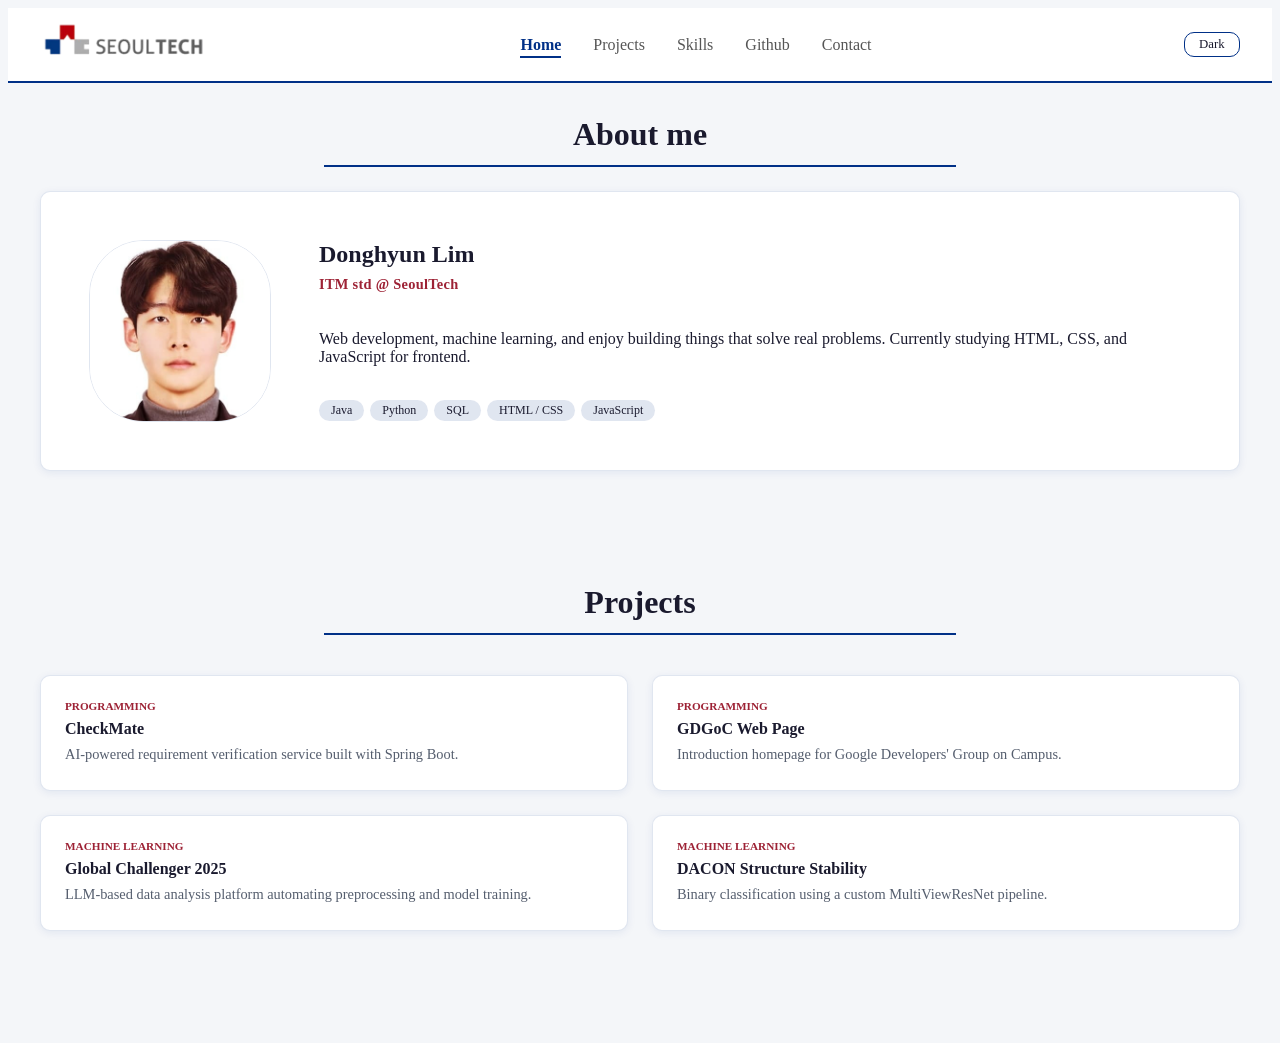
<file: index.html>
<!-- Redirect to src/index.html -->

<!DOCTYPE html>
<html lang="en">

<head>
    <meta charset="UTF-8">
    <meta http-equiv="refresh" content="0; url=./src/home.html">
    <title>Document</title>
</head>

</html>
</file>
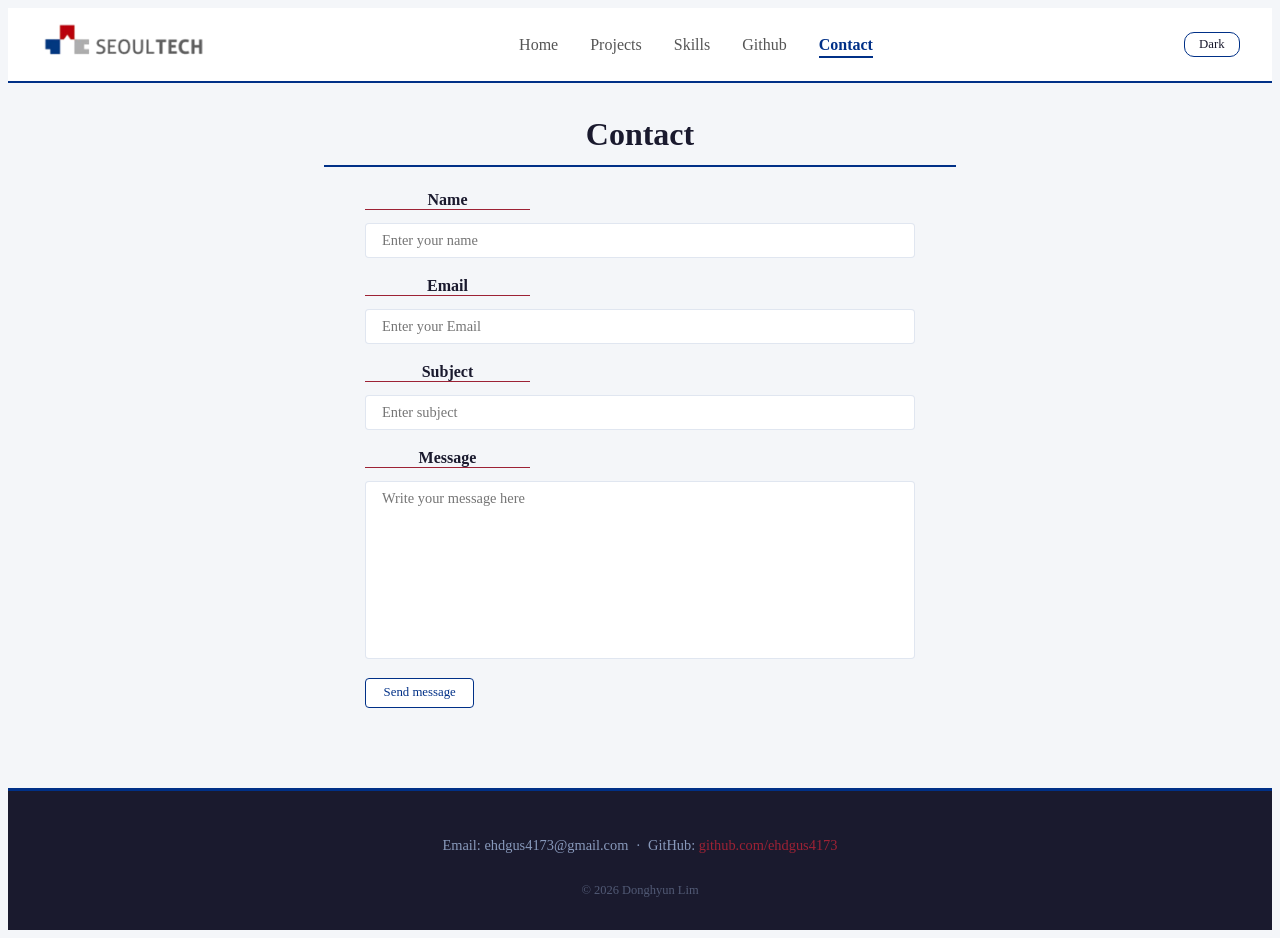
<file: src/contact.html>
<!DOCTYPE html>
<html lang="en">

<head>
    <meta charset="UTF-8">
    <meta name="viewport" content="width=device-width, initial-scale=1.0">
    <link rel="stylesheet" href="../index.css">
    <script>
        if (localStorage.getItem('theme') === 'dark') {
            document.documentElement.classList.add('dark');
        }
    </script>
    <script src="main.js" defer></script>
    <title>Contact</title>
</head>

<body>
    <header></header>

    <main>
        <section class="section contact">
            <h2 class="section-title">Contact</h2>
            <div class="contact-container">
                <div class="contact-type">
                    <label for="name">Name</label>
                    <input type="text" id="name" name="name" placeholder="Enter your name">
                </div>

                <div class="contact-type">
                    <label for="email">Email</label>
                    <input type="text" id="email" name="email" placeholder="Enter your Email">
                </div>

                <div class="contact-type">
                    <label for="subject">Subject</label>
                    <input type="text" id="subject" name="subject" placeholder="Enter subject">
                </div>

                <div class="contact-type">
                    <label for="message">Message</label>
                    <textarea id="message" name="message" placeholder="Write your message here"></textarea>
                </div>

                <button type="submit">Send message</button>

            </div>
        </section>
    </main>

    <footer></footer>
</body>

</html>
</file>
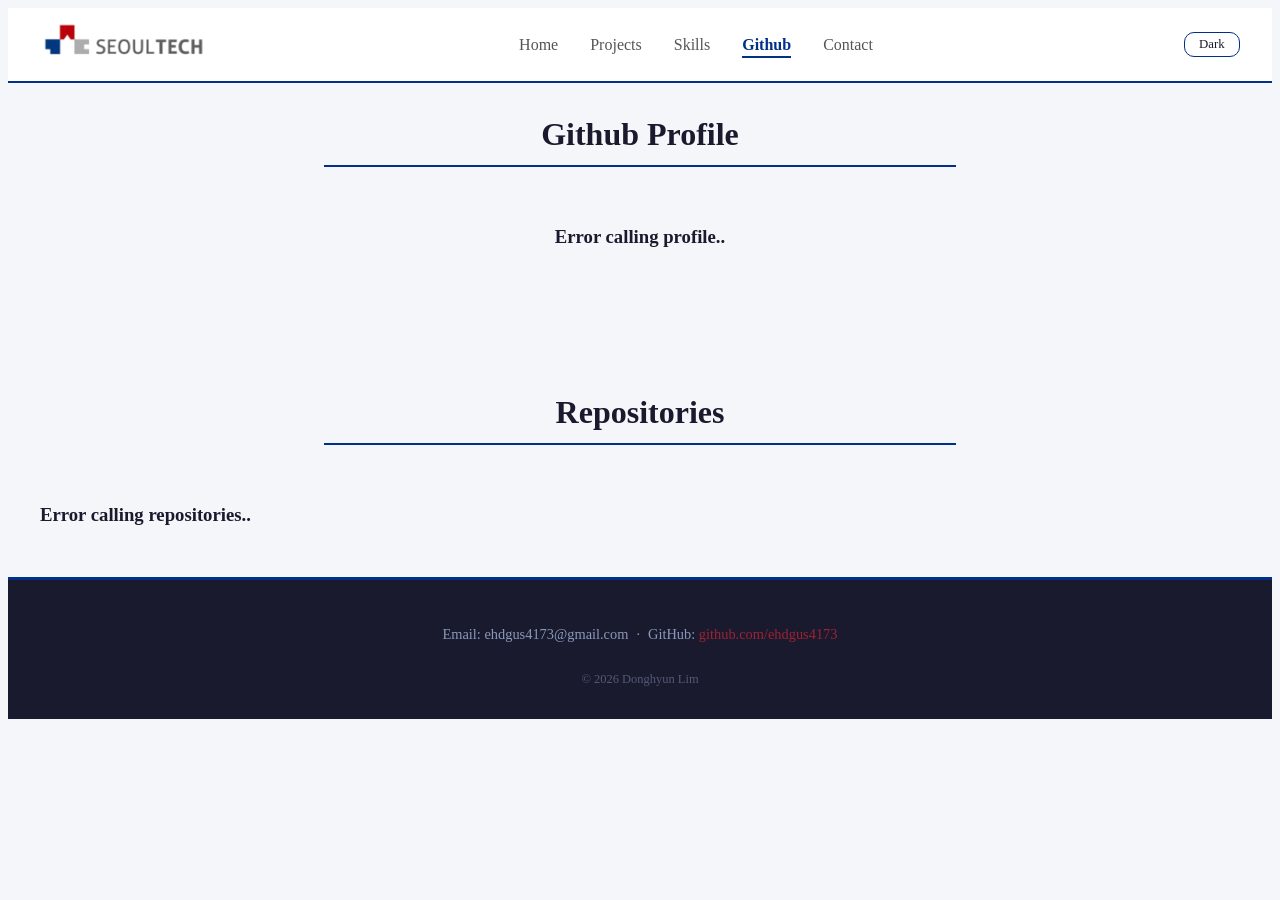
<file: src/github.html>
<!DOCTYPE html>
<html lang="en">

<head>
    <meta charset="UTF-8">
    <meta name="viewport" content="width=device-width, initial-scale=1.0">
    <link rel="stylesheet" href="../index.css">
    <script>
        if (localStorage.getItem('theme') === 'dark') {
            document.documentElement.classList.add('dark');
        }
    </script>
    <script src="main.js" defer></script>
    <script src="github.js" defer></script>
    <title>Github</title>
</head>

<body>
    <header></header>

    <main>

        <section class="profile">
            <h2 class="section-title">Github Profile</h2>
            <div class="github-profile-container">

                <!-- <div class="profile-card">

                    <img src="https://avatars.githubusercontent.com/u/229568860?v=4" alt="Profile Image">
                    <div class="profile-info">
                        <h2>Donghyun Lim</h2>
                        <p>Bio here</p>
                        <div class="profile-stats">
                            <span>Repos: <b>10(repository num)</b></span>
                            <span>Followers: <b>0(follower num)</b></span>
                            <span>Following: <b>5(following num)</b></span>
                        </div>
                    </div>

                </div> -->

            </div>
        </section>

        <section class="repository">
            <h2 class="section-title">Repositories</h2>
            <div class="github-repository-container">

                <!-- <article class="repo-card">

                    <h4 class="repo-name">Repository Name</h4>
                    <p class="repo-description">Description</p>
                    <div class="repo-info">
                        <span class="repo-language">language</span>
                        <span>star count</span>
                        <span>fork count</span>
                        <a href="https://api.github.com/users/ehdgus4173" class="repo-url">repourl</a>
                    </div>

                </article> -->

            </div>
        </section>

    </main>

    <footer></footer>
</body>

</html>
</file>
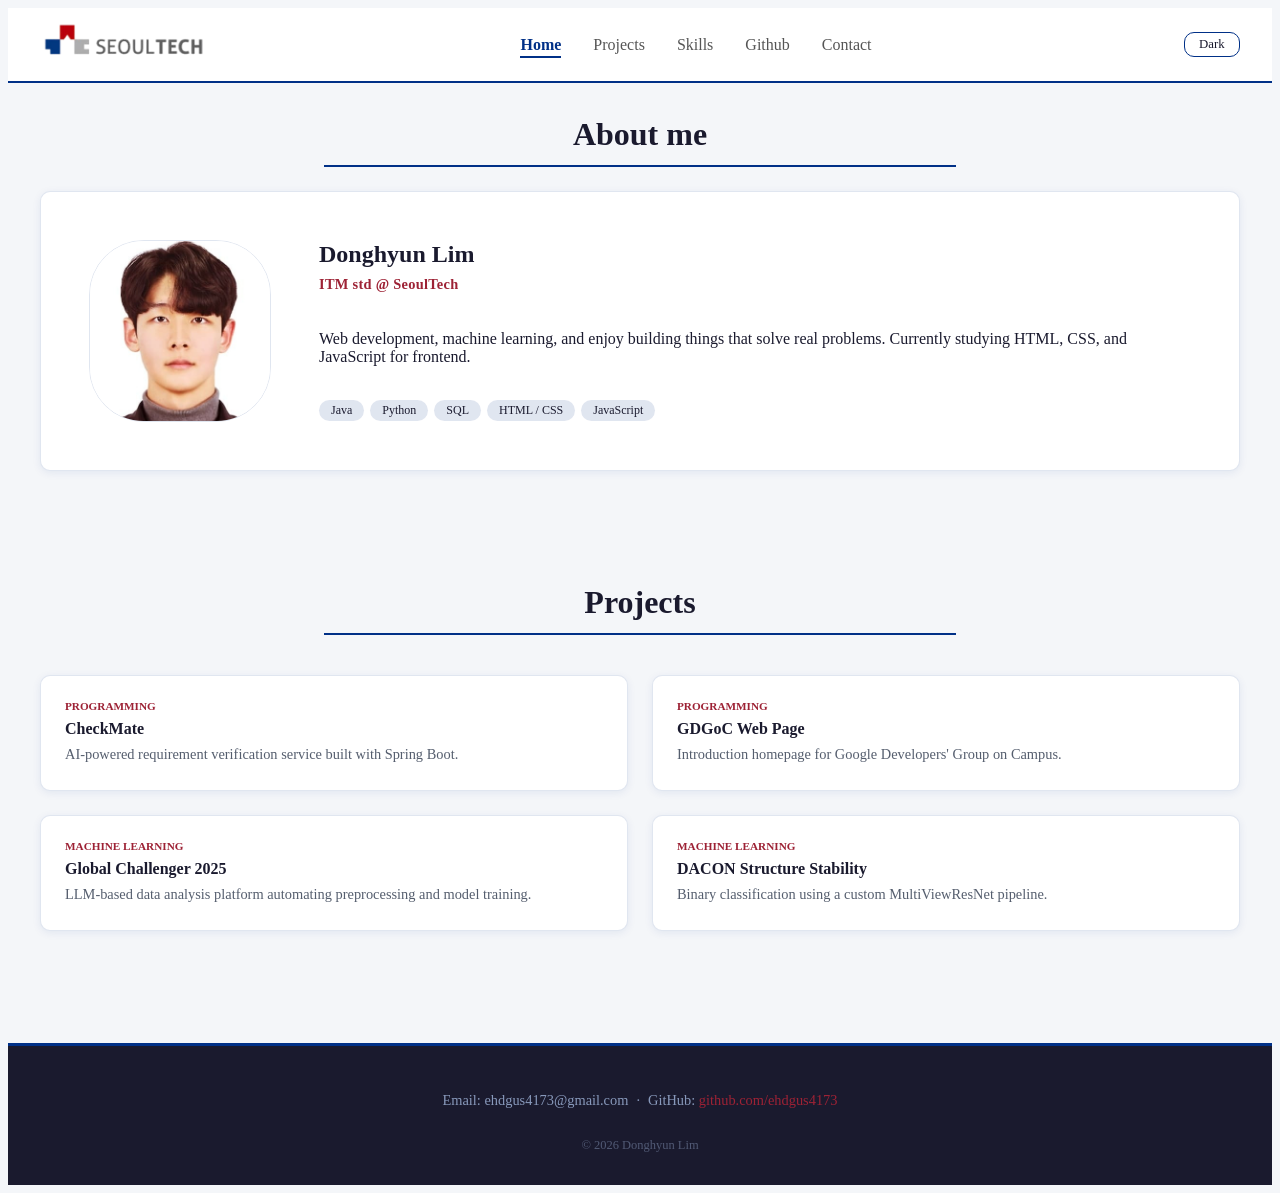
<file: src/home.html>
<!DOCTYPE html>
<html lang="en">

<head>
    <meta charset="UTF-8">
    <meta name="viewport" content="width=device-width, initial-scale=1.0">
    <link rel="stylesheet" href="../index.css">
    <script>
        if (localStorage.getItem('theme') === 'dark') {
            document.documentElement.classList.add('dark');
        }
    </script>
    <script src="main.js" defer></script>
    <title>Home</title>
</head>

<body>
    <header></header>

    <main>
        <section class="section about-me">
            <h2 class="section-title">About me</h2>
            <div class="about-container">
                <img src="../assets/profile.jpg" alt="profile img" height="200" class="profile-img">
                <div class="about-text">
                    <h2 class="about-name">Donghyun Lim</h2>
                    <p class="about-role">ITM std @ SeoulTech</p>
                    <p class="about-desc"></p>
                    <p>Web development, machine learning, and enjoy building things that solve real problems. Currently
                        studying HTML, CSS, and JavaScript for frontend.</p>
                    <div class="about-tags">
                        <span class="about-tag">Java</span>
                        <span class="about-tag">Python</span>
                        <span class="about-tag">SQL</span>
                        <span class="about-tag">HTML / CSS</span>
                        <span class="about-tag">JavaScript</span>
                    </div>
                </div>
            </div>
        </section>

        <section class="section projects-home">
            <h2 class="section-title">Projects</h2>
            <div class="project-container">
                <div class="project-item" data-category="programming">
                    <div class="project-category">Programming</div>
                    <h4>CheckMate</h4>
                    <p>AI-powered requirement verification service built with Spring Boot.</p>
                </div>
                <div class="project-item" data-category="programming">
                    <div class="project-category">Programming</div>
                    <h4>GDGoC Web Page</h4>
                    <p>Introduction homepage for Google Developers' Group on Campus.</p>
                </div>
                <div class="project-item" data-category="ml">
                    <div class="project-category">Machine Learning</div>
                    <h4>Global Challenger 2025</h4>
                    <p>LLM-based data analysis platform automating preprocessing and model training.</p>
                </div>

                <div class="project-item" data-category="ml">
                    <div class="project-category">Machine Learning</div>
                    <h4>DACON Structure Stability</h4>
                    <p>Binary classification using a custom MultiViewResNet pipeline.</p>
                </div>
            </div>
        </section>

    </main>

    <footer></footer>

</body>

</html>
</file>
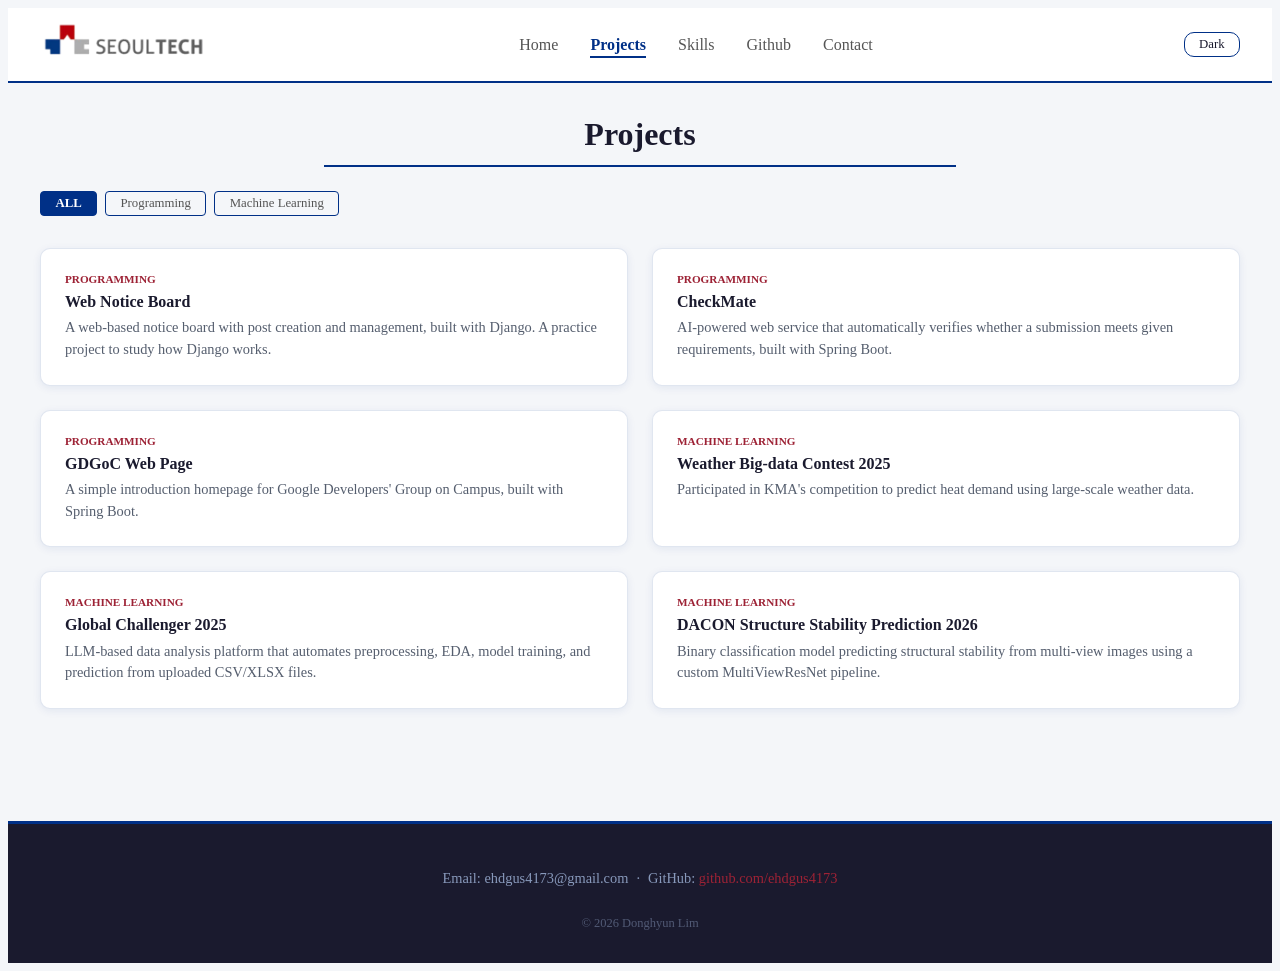
<file: src/projects.html>
<!DOCTYPE html>
<html lang="en">

<head>
    <meta charset="UTF-8">
    <meta name="viewport" content="width=device-width, initial-scale=1.0">
    <link rel="stylesheet" href="../index.css">
    <script>
        if (localStorage.getItem('theme') === 'dark') {
            document.documentElement.classList.add('dark');
        }
    </script>
    <script src="main.js" defer></script>
    <title>Projects</title>
</head>

<body>
    <header></header>

    <main>
        <section class="section">
            <h2 class="section-title">Projects</h2>

            <div class="filter-btns">
                <button class="filter-btn active" data-filter="all">ALL</button>
                <button class="filter-btn" data-filter="web">Programming</button>
                <button class="filter-btn" data-filter="ml">Machine Learning</button>
            </div>

            <div class="project-container">

                <div class="project-item" data-category="web">
                    <div class="project-category">Programming</div>
                    <h4>Web Notice Board</h4>
                    <p>A web-based notice board with post creation and management, built with Django. A practice project
                        to study how Django works.</p>
                </div>

                <div class="project-item" data-category="web">
                    <div class="project-category">Programming</div>
                    <h4>CheckMate</h4>
                    <p>AI-powered web service that automatically verifies whether a submission meets given requirements,
                        built with Spring Boot.</p>
                </div>

                <div class="project-item" data-category="web">
                    <div class="project-category">Programming</div>
                    <h4>GDGoC Web Page</h4>
                    <p>A simple introduction homepage for Google Developers' Group on Campus, built with Spring Boot.
                    </p>
                </div>

                <div class="project-item" data-category="ml">
                    <div class="project-category">Machine Learning</div>
                    <h4>Weather Big-data Contest 2025</h4>
                    <p>Participated in KMA's competition to predict heat demand using large-scale weather data.</p>
                </div>

                <div class="project-item" data-category="ml">
                    <div class="project-category">Machine Learning</div>
                    <h4>Global Challenger 2025</h4>
                    <p>LLM-based data analysis platform that automates preprocessing, EDA, model training, and
                        prediction from uploaded CSV/XLSX files.</p>
                </div>

                <div class="project-item" data-category="ml">
                    <div class="project-category">Machine Learning</div>
                    <h4>DACON Structure Stability Prediction 2026</h4>
                    <p>Binary classification model predicting structural stability from multi-view images using a custom
                        MultiViewResNet pipeline.</p>
                </div>

            </div>
        </section>
    </main>

    <footer></footer>

</body>

</html>
</file>
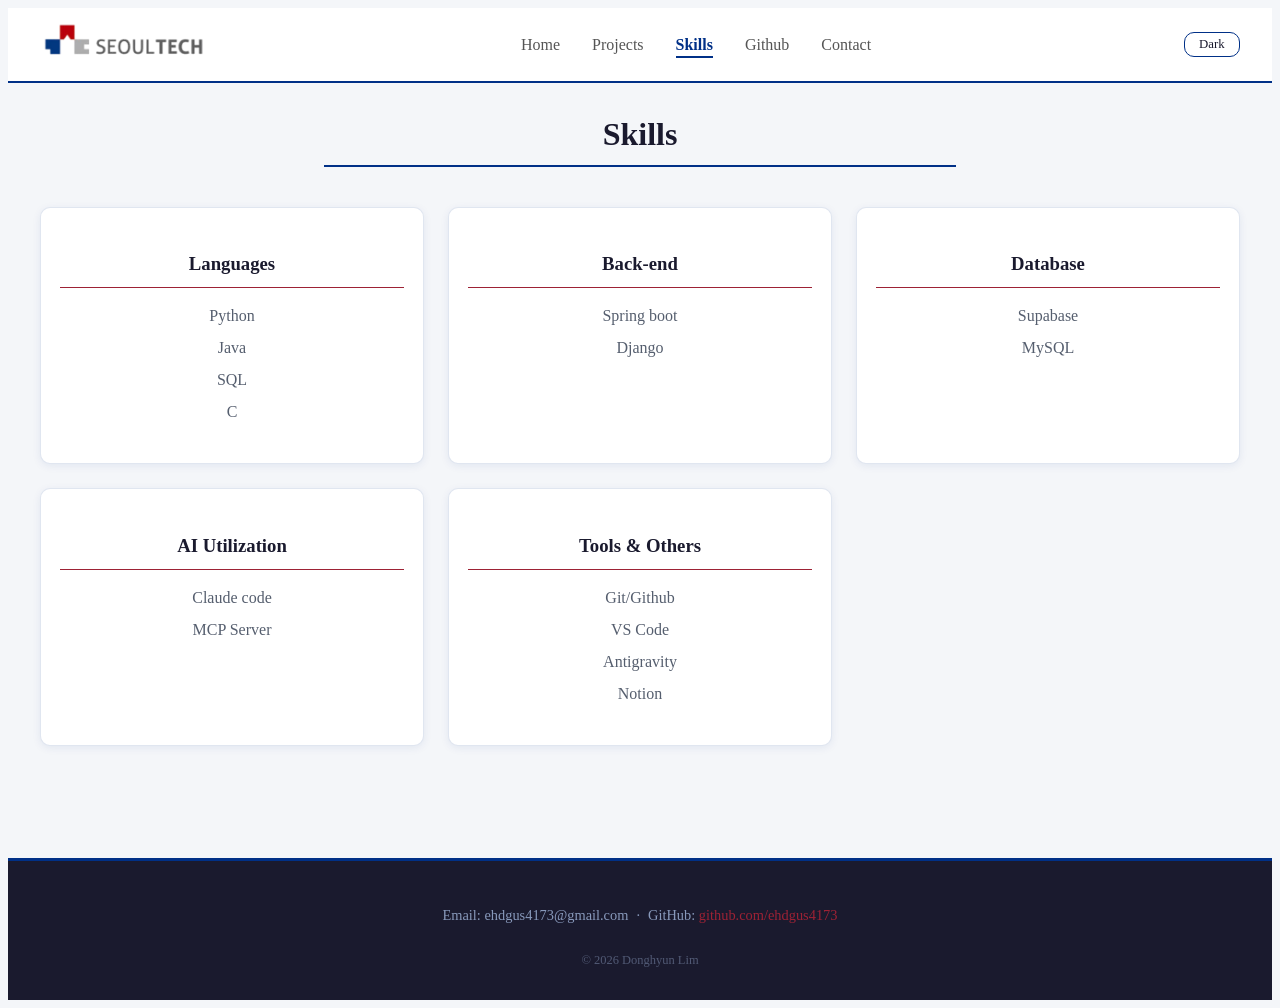
<file: src/skill.html>
<!DOCTYPE html>
<html lang="en">

<head>
    <meta charset="UTF-8">
    <meta name="viewport" content="width=device-width, initial-scale=1.0">
    <link rel="stylesheet" href="../index.css">
    <script>
        if (localStorage.getItem('theme') === 'dark') {
            document.documentElement.classList.add('dark');
        }
    </script>
    <script src="main.js" defer></script>
    <title>Skill</title>
</head>

<body>
    <header></header>

    <main>
        <section class="section">
            <h2 class="section-title">Skills</h2>
            <div class="skill-container">
                <div class="skill-type">
                    <h3>Languages</h3>
                    <ul>
                        <li>Python</li>
                        <li>Java</li>
                        <li>SQL</li>
                        <li>C</li>
                    </ul>
                </div>
                <div class="skill-type">
                    <h3>Back-end</h3>
                    <ul>
                        <li>Spring boot</li>
                        <li>Django</li>
                    </ul>
                </div>
                <div class="skill-type">
                    <h3>Database</h3>
                    <ul>
                        <li>Supabase</li>
                        <li>MySQL</li>
                    </ul>
                </div>
                <div class="skill-type">
                    <h3>AI Utilization</h3>
                    <ul>
                        <li>Claude code</li>
                        <li>MCP Server</li>
                    </ul>
                </div>
                <div class="skill-type">
                    <h3>Tools & Others</h3>
                    <ul>
                        <li>Git/Github</li>
                        <li>VS Code</li>
                        <li>Antigravity</li>
                        <li>Notion</li>
                    </ul>
                </div>
            </div>
        </section>
    </main>

    <footer></footer>

</body>

</html>
</file>
<file: index.css>
:root {
    --color-ST-blue: #003087;
    --color-ST-red: #9D2235;

    --color-bg-body: #f4f6f9;
    --color-bg-nav: #ffffff;
    --color-bg-card: #ffffff;
    --color-bg-footer: #1a1a2e;

    --color-text-main: #1a1a2e;
    --color-text-sub: #555e6e;
    --color-text-muted: #888b8d;
    --color-text-footer: #8899bb;
    --color-text-nav-link: #555555;

    --color-border-card: rgba(0, 48, 135, 0.12);
    --color-border-card-hover: #9D2235;
    --shadow-card: 0 2px 8px rgba(0, 48, 135, 0.08);
    --shadow-card-hover: 0 4px 16px rgba(157, 34, 53, 0.12);

    --border-radius-sm: 4px;
    --border-radius-md: 8px;
    --border-radius-lg: 10px;

    --border-thin: 1px;
    --border-mid: 1.5px;
    --border-thick: 2px;
}


.dark {
    --color-ST-blue: #4a90d9;
    --color-ST-red: #9D2235;

    --color-bg-body: #0f1117;
    --color-bg-nav: #0f1117;
    --color-bg-card: #1a1d2a;
    --color-bg-footer: #080a0f;

    --color-text-main: #dde8ff;
    --color-text-sub: #8899bb;
    --color-text-muted: #556688;
    --color-text-footer: #445566;
    --color-text-nav-link: #8899bb;

    --color-border-card: #2a2d3a;
    --color-border-card-hover: #4a90d9;
    --shadow-card: none;
    --shadow-card-hover: none;
}



/* -------------- */
/* --- common --- */
/* -------------- */


body {
    background-color: var(--color-bg-body);
    color: var(--color-text-main);
    font-size: 1rem;
}

footer {
    /* text-align: center; */
    padding: 2rem;
    background-color: var(--color-bg-footer);
    margin: 0;
    color: var(--color-text-footer);
    border-top: 3px solid var(--color-ST-blue);
    display: flex;
    justify-content: center;
    align-items: center;
    gap: 0.5rem;
    flex-wrap: wrap;
    font-size: 0.9rem;
}

footer a {
    color: var(--color-ST-red);
    text-decoration: none;
}

footer a:hover {
    text-decoration: underline;
}

.section {
    padding: 1px 0 5rem;
    background-color: var(--color-bg-body);
    /* margin collapse prevention for all four pages */
    padding-top: 1px;
}

.section-title {
    text-align: center;
    border-bottom: var(--border-thick) solid var(--color-ST-blue);
    padding-bottom: 0.75rem;
    width: 50%;
    margin: 2rem auto 1.5rem;
    font-size: 2rem;
    font-weight: 700;
    color: var(--color-text-main);
}

.dark .section-title {
    text-align: center;
    padding-bottom: 0.75rem;
    width: 50%;
    margin: 2rem auto 1.5rem;
    font-size: 2rem;
    font-weight: 700;
    border-bottom: var(--border-mid) solid var(--color-ST-red);
    color: var(--color-ST-blue);
}


@media(max-width: 480px) {
    .section {
        font-size: small;
    }

    .section-title {
        width: 80%;
    }

    .dark .section-title {
        width: 80%;
    }
}




/* -------------- */
/* Navigation Bar */
/* ------------ - */

nav {
    border-bottom: var(--border-thick) solid var(--color-ST-blue);
}

.nav-bar {
    display: flex;
    justify-content: space-between;
    align-items: center;
    padding: 0.75rem 2rem;
    background-color: var(--color-bg-nav);
}

.nav-bar ul {
    display: flex;
    list-style: none;
    box-sizing: border-box;
    align-items: center;
    margin: 0;
    padding: 0;
}

.nav-bar ul li {
    margin: 0 1rem;
}

.nav-bar ul li a {
    text-decoration: none;
    color: var(--color-text-nav-link);
    padding-bottom: 3px;
}

.nav-bar ul a.active {
    text-decoration: none;
    color: var(--color-ST-blue);
    font-weight: 600;
    border-bottom: var(--border-thick) solid var(--color-ST-blue);
}

.nav-bar ul a:hover {
    color: var(--color-ST-red);
    font-weight: 600;
    border-bottom: var(--border-thick) solid var(--color-ST-red);
}

.nav-actions {
    display: flex;
    align-items: center;
    gap: 1rem;
}

#theme-toggle {
    cursor: pointer;
    background: none;
    border: var(--border-thin) solid var(--color-ST-blue);
    border-radius: 10px;
    padding: 0.25rem 0.9rem;
    font-size: 0.8rem;
    color: var(--color-primary);
    font-family: inherit;
}

#theme-toggle:hover {
    background-color: var(--color-ST-blue);
    color: var(--color-bg-nav);
}

#hamburger-btn {
    display: none;
    flex-direction: column;
    justify-content: space-between;
    align-items: center;
    width: 1rem;
    height: 1rem;
    cursor: pointer;
}

#hamburger-btn span {
    width: 100%;
    height: 2px;
    background-color: var(--color-text-main);
}


@media (max-width: 480px) {
    #hamburger-btn {
        display: flex;
    }

    .nav-bar {
        flex-wrap: wrap;
    }

    .nav-actions {
        margin-left: auto;
        order: 1;
    }

    .nav-bar ul {
        display: none;
        flex-direction: column;
        width: 100%;
        gap: 0.3rem;
        padding: 0;
        text-align: center;
        order: 2;
    }

    .nav-bar ul.open {
        display: flex;
        margin-bottom: 0px;
    }

    .section-title {
        width: 80%;
    }
}


/* ---------------- */
/*------ home ------*/
/* ---------------- */

.about-me {
    display: flex;
    align-items: center;
    flex-direction: column;
}


.about-container {
    display: flex;
    align-items: center;
    gap: 3rem;
    margin: 0 2rem;
    padding: 3rem;
    background-color: var(--color-bg-card);
    border-radius: var(--border-radius-lg);
    border: var(--border-thin) solid var(--color-border-card);
    box-shadow: var(--shadow-card);
}

.about-container:hover {
    border-color: var(--color-border-card-hover);
    box-shadow: var(--shadow-card-hover);
}

.dark .about-container:hover {
    border-color: var(--color-ST-blue);
    box-shadow: var(--shadow-card-hover);
}


.profile-img {
    width: 180px;
    height: 180px;
    border-radius: 30%;
    flex-shrink: 0;
    border: 0.5px solid var(--color-border-card);
}

.about-text {
    display: flex;
    flex-direction: column;
    gap: 0.5rem;
    min-width: 0;
}

.about-name {
    font-size: 1.5rem;
    font-weight: 700;
    color: var(--color-text-main);
    margin: 0;
}

.about-role {
    font-size: 0.9rem;
    font-weight: 600;
    color: var(--color-ST-red);
    margin: 0;
    letter-spacing: 0.02em;
}

.dark .about-role {
    color: var(--color-ST-blue);
}

.about-desc {
    font-size: 0.9rem;
    color: var(--color-text-sub);
    line-height: 1.7;
    margin: 0.3rem 0 0;
}

.about-tags {
    display: flex;
    flex-wrap: wrap;
    gap: 6px;
    margin-top: 0.6rem;
}

.about-tag {
    font-size: 0.75rem;
    background-color: var(--color-border-card);
    color: var(--color-primary);
    padding: 3px 12px;
    border-radius: 20px;
    font-weight: 500;
}

.dark .about-tag {
    background-color: var(--color-border-card);
    color: var(--color-ST-blue);
    border-radius: var(--border-radius-sm);
    border: 1px solid var(--color-border-card);
}

.projects-home {
    padding-left: 0;
    padding-right: 0;
}

@media (max-width: 768px) {
    .about-container {
        flex-direction: column;
        padding: 2rem;
        text-align: center;
    }

    .about-tags {
        justify-content: center;
    }

    .profile-img {
        flex-direction: row;
        margin-top: 0%;
    }
}

@media (max-width: 480px) {
    .about-container {
        flex-direction: column;
        margin: 0 1rem;
    }
}




/* ---------------- */
/*---- projects --- */
/* ---------------- */

.project-container {
    display: grid;
    grid-template-columns: repeat(2, minmax(0, 1fr));
    padding: 1rem 2rem 2rem;
    gap: 1.5rem;
}


.project-item {
    background-color: var(--color-bg-card);
    padding: 1.5rem 1.5rem;
    border: var(--border-thin) solid var(--color-border-card);
    border-radius: var(--border-radius-lg);
    box-shadow: var(--shadow-card);
}

.project-item:hover {
    border-color: var(--color-border-card-hover);
    box-shadow: var(--shadow-card-hover);
}

.project-category {
    font-size: 0.7rem;
    font-weight: 700;
    text-transform: uppercase;
    color: var(--color-ST-red);
    margin-bottom: 0.5rem;
}

.dark .project-category {
    color: var(--color-text-muted);
}

.project-item h4 {
    font-size: 1rem;
    font-weight: 700;
    color: var(--color-text-main);
    margin: 0 0 0.4rem;
}


.project-item p {
    font-size: 0.9rem;
    color: var(--color-text-sub);
    line-height: 1.5;
    margin: 0;
}


.filter-btns {
    display: flex;
    gap: 0.5rem;
    padding: 0 2rem 1rem;
}

.filter-btn {
    cursor: pointer;
    background: none;
    border: var(--border-thin) solid var(--color-ST-blue);
    border-radius: var(--border-radius-sm);
    padding: 0.25rem 0.9rem;
    font-size: 0.8rem;
    color: var(--color-text-nav-link);
    font-family: inherit;
}

.filter-btn:hover {
    background-color: var(--color-ST-blue);
    color: var(--color-bg-nav);
}

.filter-btn.active {
    background-color: var(--color-ST-blue);
    color: var(--color-bg-nav);
    border-color: var(--color-ST-blue);
    font-weight: 600;
}


@media (max-width: 768px) {

    .project-container {
        grid-template-columns: minmax(0, 1fr);
    }

}


/* ---------------- */
/*---- Skills ----- */
/* ---------------- */

.skill-container {
    display: grid;
    grid-template-columns: repeat(3, minmax(0, 1fr));
    gap: 1.5rem;
    padding: 1rem 2rem 2rem;
}

.skill-type {
    display: flex;
    flex-direction: column;
    background-color: var(--color-bg-card);
    /* margin: auto; */
    padding: 1.2rem;
    border: var(--border-thin) solid var(--color-border-card);
    border-radius: var(--border-radius-lg);
    box-shadow: var(--shadow-card);
}

.skill-type:hover {
    border-color: var(--color-border-card-hover);
    box-shadow: var(--shadow-card-hover);
}


.skill-type h3 {
    display: flex;
    align-items: flex-end;
    justify-content: center;
    text-align: center;
    margin: 0;
    padding-bottom: 0.75rem;
    border-bottom: var(--border-mid) solid var(--color-ST-red);
    color: var(--color-text-main);
    min-height: 3rem;
}


.skill-type ul {
    list-style: none;
    padding: 0;
    margin-top: 0.75rem;
    text-align: center;
    color: var(--color-text-sub);
    line-height: 2;
}


@media(max-width:768px) {
    .skill-container {
        grid-template-columns: repeat(2, minmax(0, 1fr));
    }
}

@media(max-width:480px) {
    .skill-container {
        grid-template-columns: repeat(1, minmax(0, 1fr));
    }
}



/* ---------------- */
/*---- contact -----*/
/* ---------------- */


.contact-container {
    display: flex;
    flex-direction: column;
    gap: 1.2rem;
    max-width: 550px;
    /* 상하 좌우 */
    margin: 0 auto;
    padding: 0 2rem;
}

.contact-type {
    display: flex;
    flex-direction: column;
    gap: 0.8rem;
}

.contact-type label {
    font-size: 1rem;
    font-weight: 600;
    text-align: center;
    border-bottom: var(--border-mid) solid var(--color-ST-red);
    width: 30%;
    color: var(--color-text-main);
}

.contact-type input,
.contact-type textarea {
    padding: 0.5rem 1rem;
    border: var(--border-thin) solid var(--color-border-card);
    border-radius: var(--border-radius-sm);
    /* font-size: 0.8rem; */
    background-color: var(--color-bg-card);
    font-family: inherit;
    font-size: 0.9rem;
    color: var(--color-text-main);
}

.contact-type input:focus,
.contact-type textarea:focus {
    outline: none;
    border: var(--border-thin) solid var(--color-ST-red);
}

.dark .contact-type input:focus,
.contact-type textarea:focus {
    outline: none;
    border: var(--border-thin) solid var(--color-ST-blue);
}


.contact-type textarea {
    resize: none;
    min-height: 10rem;
}

.contact-container button {
    cursor: pointer;
    width: fit-content;
    border: var(--border-mid) solid var(--color-ST-blue);
    padding: 0.4rem 1.1rem;
    border-radius: var(--border-radius-sm);
    font-size: 0.8rem;
    background-color: var(--color-bg-card);
    font-family: inherit;
    color: var(--color-ST-blue);
}


.contact-container button:hover {
    background-color: var(--color-ST-blue);
    color: var(--color-bg-card);
    border: var(--border-thin) solid var(--color-ST-red);
}


/* ---------------- */
/*---- Github -----*/
/* ---------------- */


/*---- Profile -----*/

.profile {
    padding: 1px 0 5rem;
    background-color: var(--color-bg-body);
    padding-top: 1px;
}


.github-profile-container {
    padding: 1rem 2rem;
    display: flex;
    justify-content: center;
}

.profile-card {
    display: flex;
    justify-content: center;
    align-items: center;
    gap: 2rem;
    padding: 2rem;
    background-color: var(--color-bg-card);
    border: var(--border-thin) solid var(--color-border-card);
    border-radius: var(--border-radius-lg);
    box-shadow: var(--shadow-card);
}

.profile-card:hover {
    border: var(--border-thin) solid var(--color-ST-blue);
    box-shadow: var(--shadow-card-hover);
}

.profile-card img {
    width: 120px;
    height: 120px;
    border-radius: 50%;
    flex-shrink: 0;
    /* keep img ratio */
    object-fit: cover;
    border: var(--border-thin) solid var(--color-border-card);
}

.profile-info {
    display: flex;
    flex-direction: column;
    gap: 0.4rem;
}

.profile-info h2 {
    font-size: 1.3rem;
    font-weight: 700;
    color: var(--color-text-main);
    margin: 0;
}

.profile-info p {
    font-size: 0.9rem;
    color: var(--color-text-sub);
    margin: 0;
}

.profile-stats {
    display: flex;
    gap: 1.5rem;
    margin-top: 0.4rem;
    font-size: 0.85rem;
    color: var(--color-text-muted);
}

.profile-stats b {
    color: var(--color-ST-blue);
    font-weight: 700;
}

@media(max-width: 768px) {
    .profile-card {
        flex-direction: column;
        text-align: center;
        padding: 1.5rem;
    }

    .profile-card img {
        width: 100px;
        height: 100px;
    }

    .profile-stats {
        justify-content: center;
    }
}



@media (max-width: 480px) {
    .profile-card {
        padding: 1rem;
    }

    .profile-card img {
        width: 80px;
        height: 80px;
    }

    .profile-stats {
        flex-direction: column;
        gap: 0.3rem;
        align-items: center;
    }
}


/*---- Repository -----*/

.github-repository-container {
    display: grid;
    grid-template-columns: repeat(3, minmax(0, 1fr));
    gap: 1.5rem;
    padding: 1rem 2rem 2rem;
}

.repo-card {
    display: flex;
    flex-direction: column;
    gap: 0.4rem;
    background-color: var(--color-bg-card);
    padding: 1.5rem;
    border: var(--border-thin) solid var(--color-border-card);
    border-radius: var(--border-radius-lg);
    box-shadow: var(--shadow-card);
}

.repo-card:hover {
    border: var(--border-thin) solid var(--color-ST-red);
    box-shadow: var(--shadow-card-hover);
}

.dark .repo-card:hover {
    border: var(--border-thin) solid var(--color-ST-blue);
}

.repo-name {
    font-size: 1rem;
    font-weight: 700;
    color: var(--color-text-main);
    margin: 0;
}

.repo-description {
    font-size: 0.9rem;
    color: var(--color-text-sub);
    line-height: 1.5;
    margin: 0;
    flex-grow: 1;
}

.repo-info {
    display: flex;
    align-items: center;
    gap: 0.8rem;
    margin-top: 0.5rem;
    font-size: 0.8rem;
    color: var(--color-text-muted);
    flex-wrap: wrap;
}

.repo-language {
    font-weight: 700;
    color: var(--color-ST-blue);
}

.repo-url {
    margin-left: auto;
    color: var(--color-ST-red);
    text-decoration: none;
    font-weight: 600;
    font-size: 0.8rem;
}

.repo-url:hover {
    text-decoration: underline;
}

@media (max-width: 768px) {
    .github-repository-container {
        grid-template-columns: repeat(2, minmax(0, 1fr));
    }
}

@media (max-width: 480px) {
    .github-repository-container {
        grid-template-columns: repeat(1, minmax(0, 1fr));
    }
}
</file>
